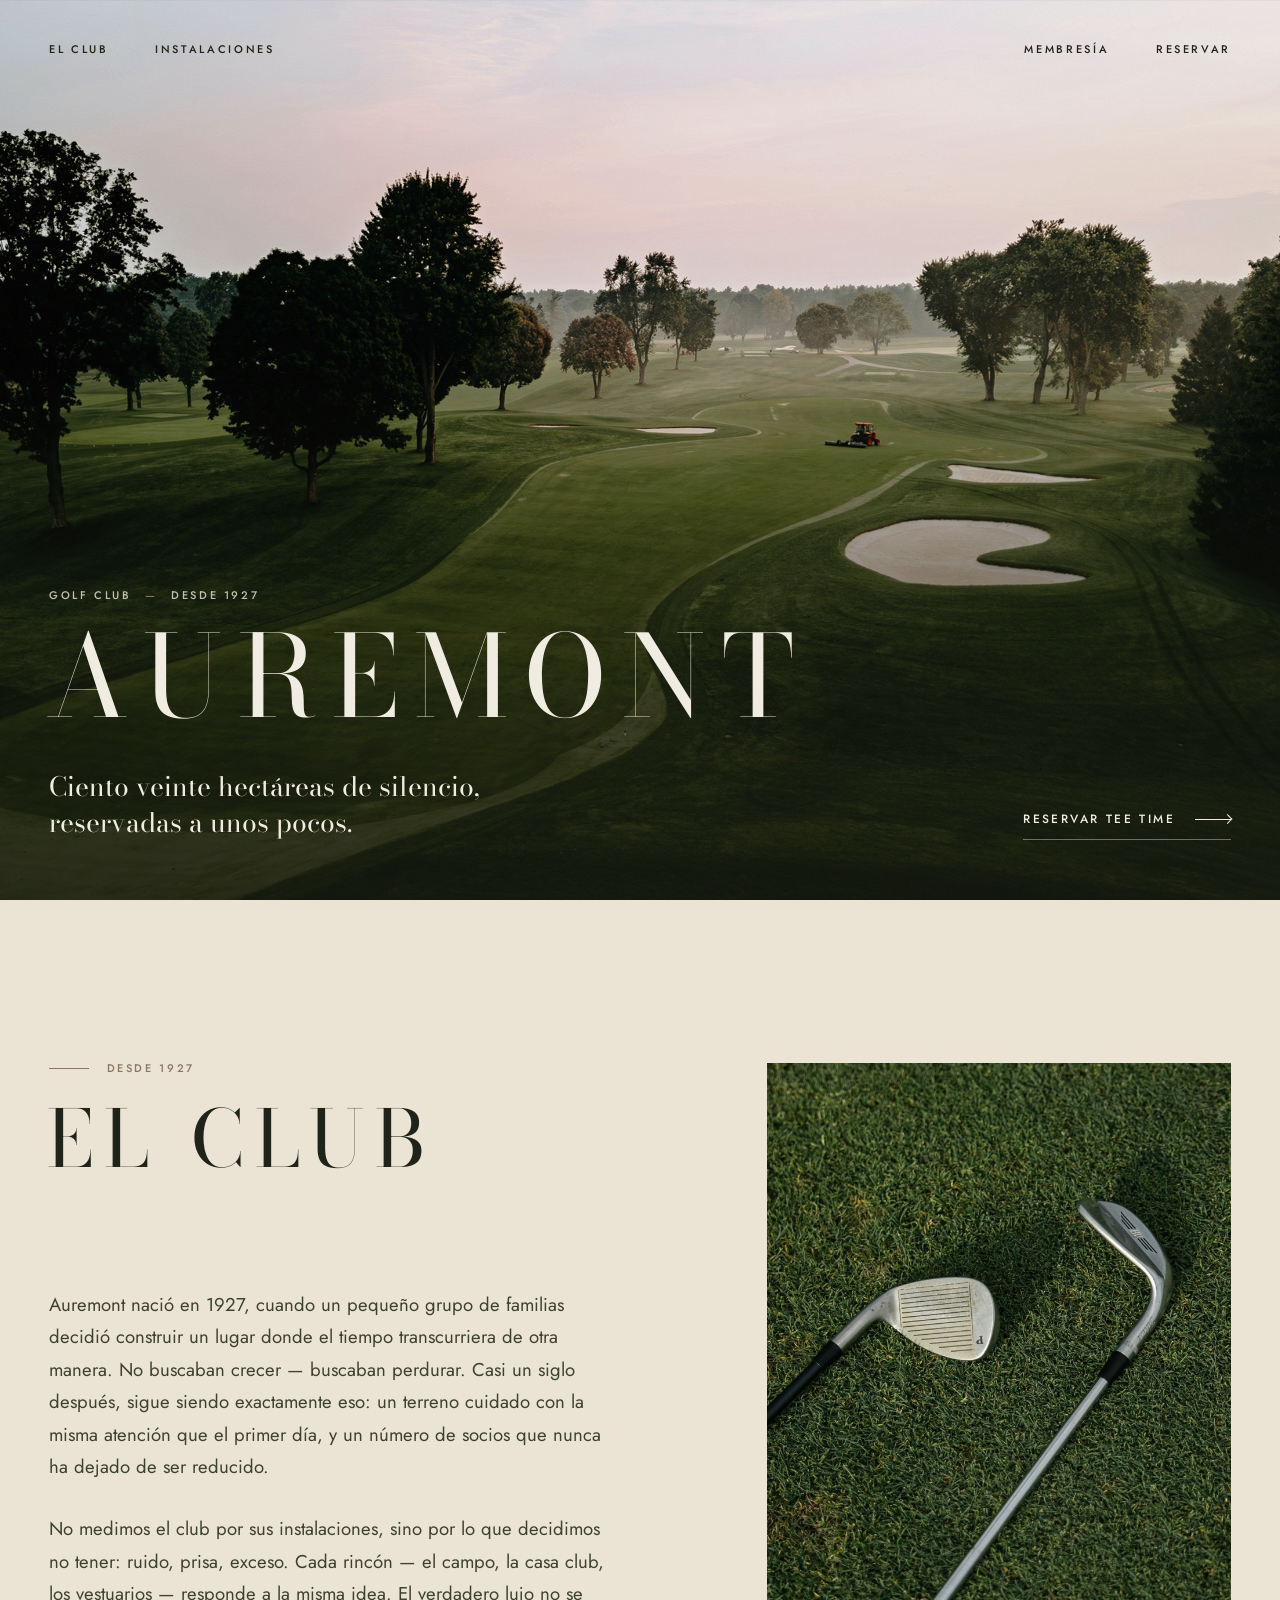
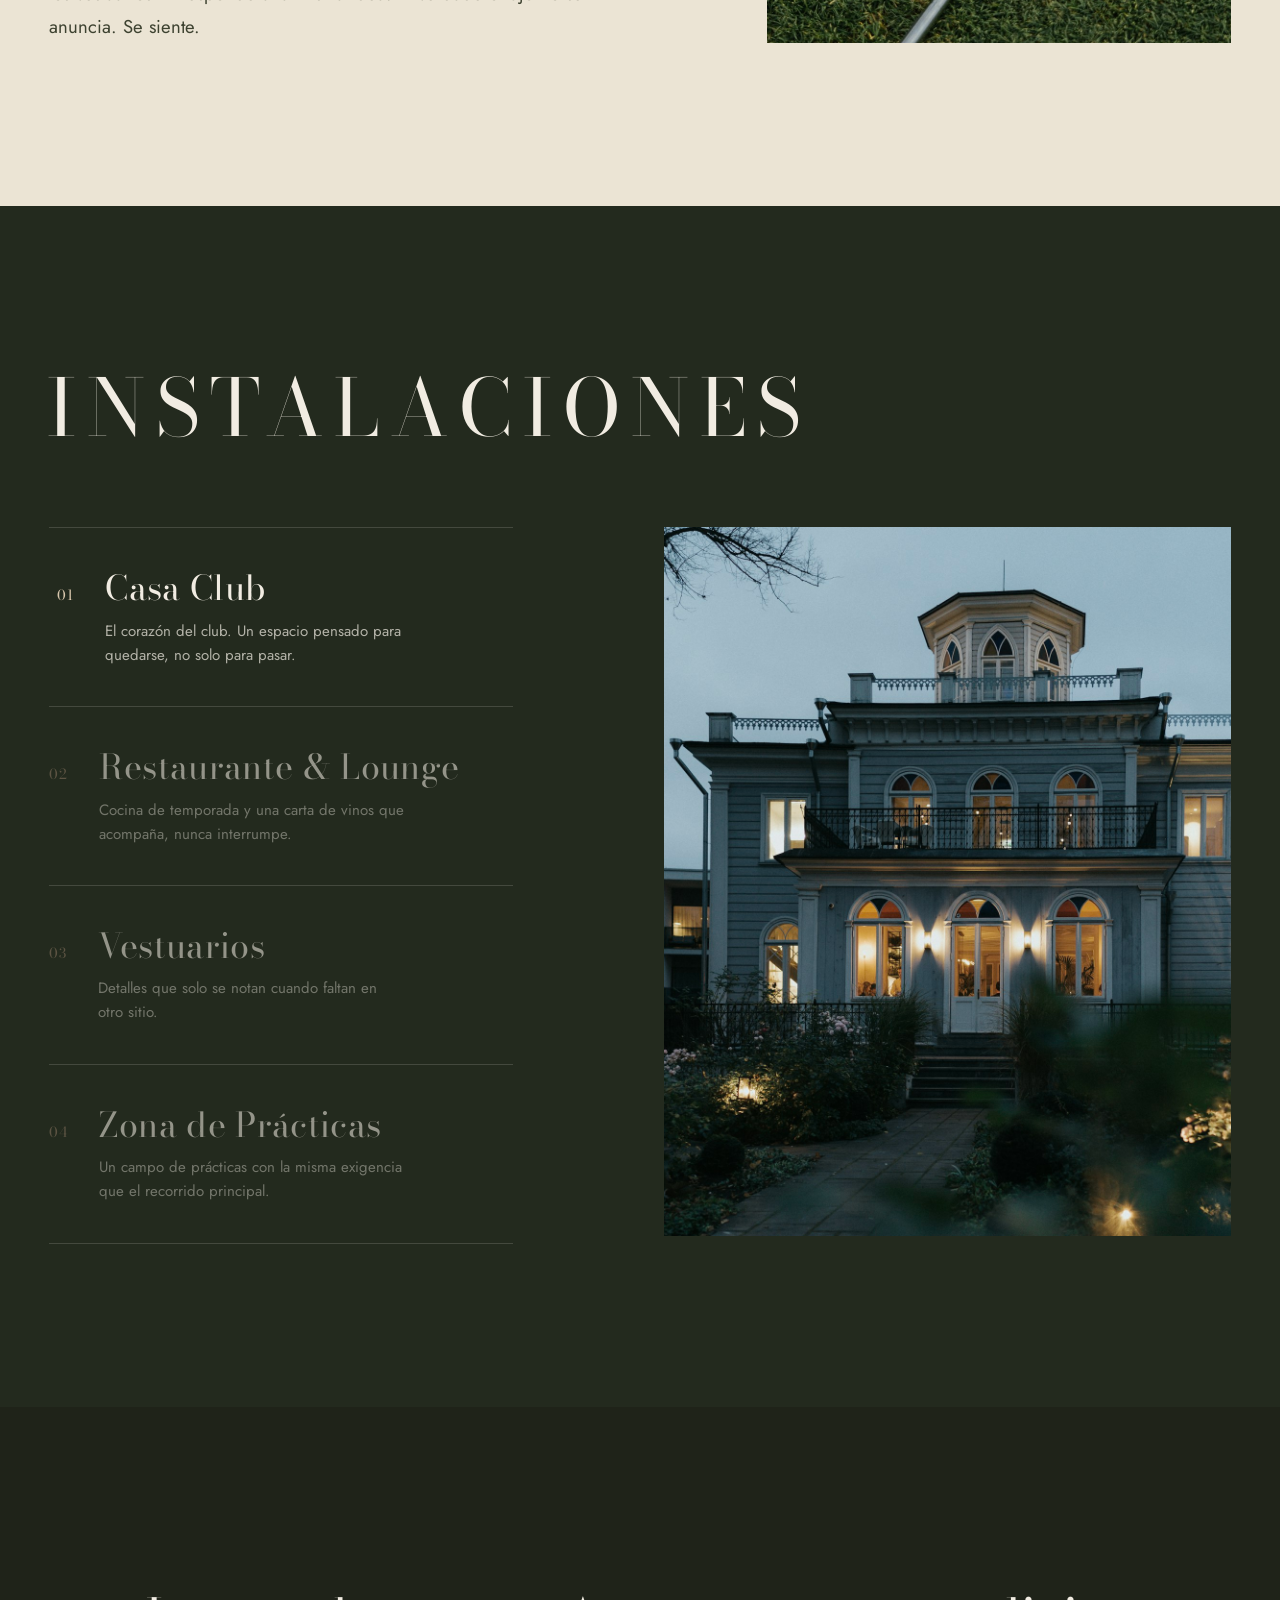
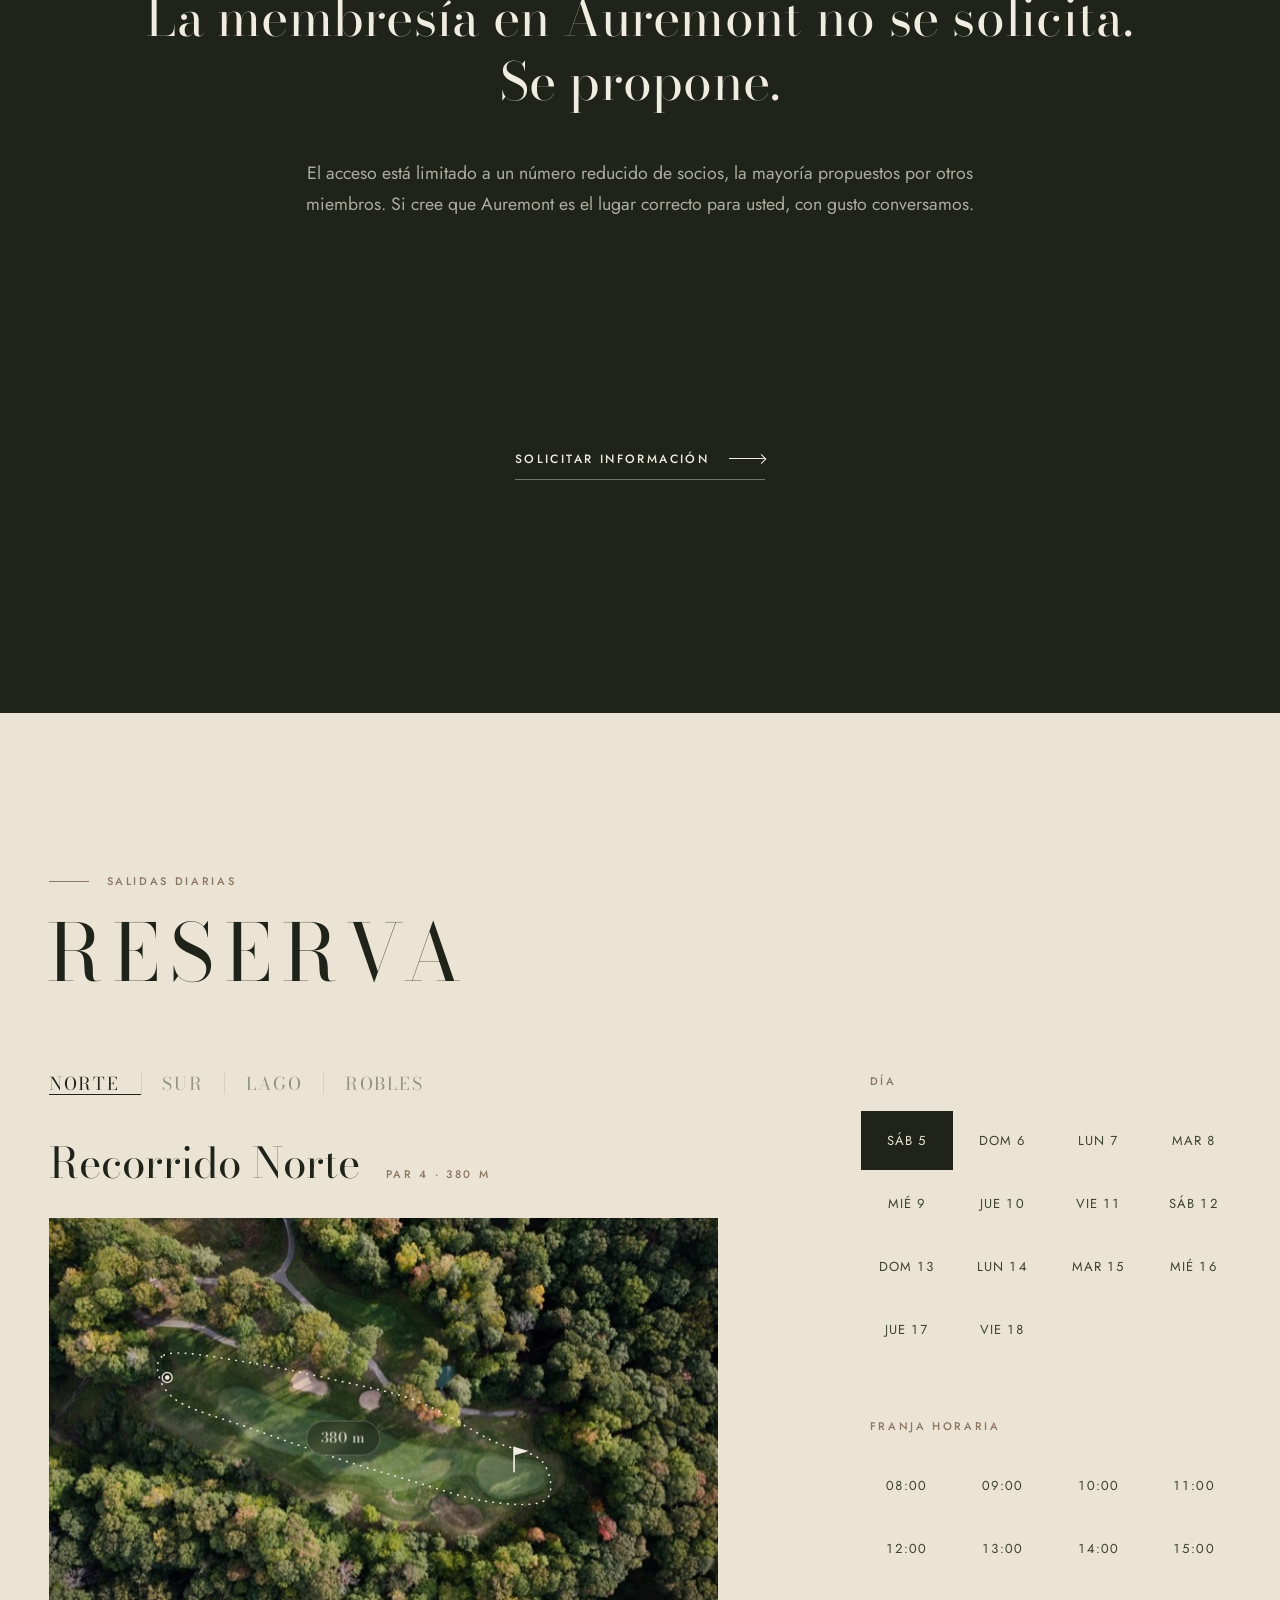
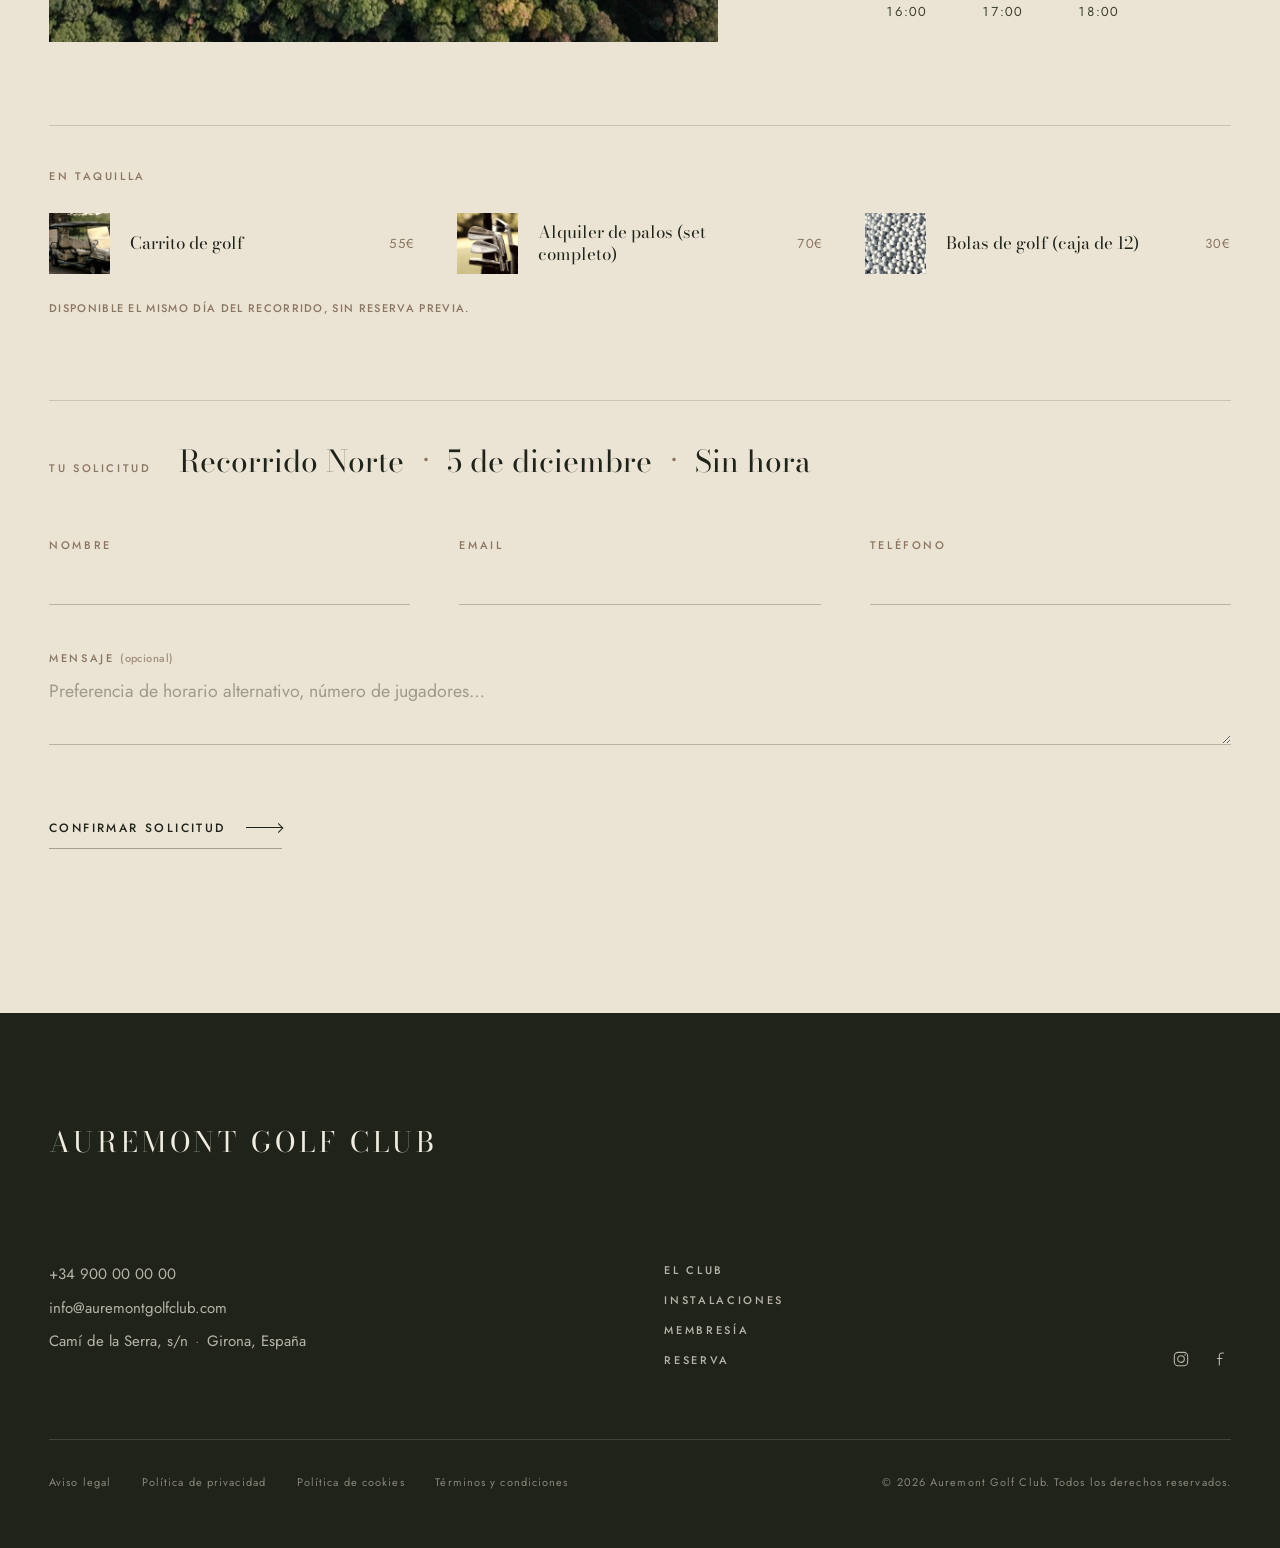
<file: index.html>
<!doctype html>
<html lang="es">
<head>
  <meta charset="utf-8">
  <meta name="viewport" content="width=device-width, initial-scale=1">
  <title>Auremont Golf Club</title>
  <meta name="description" content="Auremont Golf Club. Ciento veinte hectáreas de silencio, reservadas a unos pocos.">
  <meta name="theme-color" content="#1f2319">

  <link rel="preconnect" href="https://fonts.googleapis.com">
  <link rel="preconnect" href="https://fonts.gstatic.com" crossorigin>
  <link href="https://fonts.googleapis.com/css2?family=Bodoni+Moda:opsz,wght@6..96,400..600&family=Jost:wght@400;500&display=swap" rel="stylesheet">
  <link rel="stylesheet" href="styles.css">
  <script>document.documentElement.classList.add('js');</script>
</head>
<body>

  <header class="hero">
    <picture class="hero__media">
      <source
        media="(max-width: 767px)"
        srcset="assets/golf-mobile-crop-900.jpg 900w, assets/golf-mobile-crop.jpg 1589w"
        sizes="100vw">
      <img
        src="assets/golf-desktop.jpg"
        srcset="assets/golf-desktop-1600.jpg 1600w, assets/golf-desktop.jpg 2560w"
        sizes="100vw"
        alt="Calle del recorrido de Auremont al amanecer, entre robles y bunkers de arena clara"
        fetchpriority="high">
    </picture>

    <nav class="nav" aria-label="Principal">
      <ul class="nav__list nav__list--start">
        <li><a class="nav__link" href="#club">El Club</a></li>
        <li><a class="nav__link" href="#instalaciones">Instalaciones</a></li>
      </ul>
      <ul class="nav__list nav__list--end">
        <li><a class="nav__link" href="#membresia">Membresía</a></li>
        <li><a class="nav__link" href="#reserva">Reservar</a></li>
      </ul>

      <button class="nav__link nav__toggle" type="button" aria-expanded="false" aria-controls="menu">Menú</button>
      <a class="nav__link nav__mobile-contact" href="#reserva">Reservar</a>
    </nav>

    <div class="hero__masthead">
      <p class="hero__eyebrow">Golf Club <span aria-hidden="true">—</span> Desde 1927</p>
      <h1 class="hero__title">Auremont</h1>
    </div>

    <div class="hero__footer">
      <p class="hero__tagline">Ciento veinte hectáreas de silencio,<br> reservadas a unos pocos.</p>
      <a class="cta" href="#reserva">
        <span class="cta__label">Reservar tee time</span>
        <span class="cta__arrow" aria-hidden="true"></span>
      </a>
    </div>
  </header>

  <main>
    <section class="club" id="club" aria-labelledby="club-title">
      <div class="club__inner">
        <div class="club__text">
          <header class="club__head reveal">
            <p class="club__eyebrow">Desde 1927</p>
            <h2 class="club__title" id="club-title">El Club</h2>
          </header>

          <div class="club__body">
            <p class="reveal">Auremont nació en 1927, cuando un pequeño grupo de familias decidió construir un lugar donde el tiempo transcurriera de otra manera. No buscaban crecer — buscaban perdurar. Casi un siglo después, sigue siendo exactamente eso: un terreno cuidado con la misma atención que el primer día, y un número de socios que nunca ha dejado de ser reducido.</p>
            <p class="reveal">No medimos el club por sus instalaciones, sino por lo que decidimos no tener: ruido, prisa, exceso. Cada rincón — el campo, la casa club, los vestuarios — responde a la misma idea. El verdadero lujo no se anuncia. Se siente.</p>
          </div>
        </div>

        <!-- Foto: Adrian Hernandez en Unsplash — unsplash.com/photos/wIFGHGhg1nY -->
        <figure class="club__media reveal reveal--media">
          <img
            src="assets/club-hierros.jpg"
            srcset="assets/club-hierros-800.jpg 800w, assets/club-hierros.jpg 1400w"
            sizes="(max-width: 767px) calc(100vw - 2.5rem), (max-width: 1099px) 50vw, 40vw"
            alt="Dos hierros de golf apoyados sobre el césped del campo"
            width="1400" height="2100"
            loading="lazy" decoding="async">
        </figure>
      </div>
    </section>

    <section class="fac" id="instalaciones" aria-labelledby="fac-title">
      <div class="fac__inner">
        <header class="fac__head reveal">
          <h2 class="fac__title" id="fac-title">Instalaciones</h2>
        </header>

        <ul class="fac__list reveal">
          <li>
            <button class="fac__item is-active" type="button" aria-controls="fac-media" aria-pressed="true" data-shot="0">
              <span class="fac__num">01</span>
              <span class="fac__body">
                <span class="fac__name">Casa Club</span>
                <span class="fac__desc">El corazón del club. Un espacio pensado para quedarse, no solo para pasar.</span>
              </span>
            </button>
            <!-- Foto: Stefan Hiienurm en Unsplash — unsplash.com/photos/WcFI5GjzABA -->
            <figure class="fac__shot">
              <img src="assets/inst-casa-700.jpg" srcset="assets/inst-casa-700.jpg 700w, assets/inst-casa.jpg 1200w" sizes="calc(100vw - 2.5rem)" alt="Casa club iluminada al anochecer, con porche y jardín" width="1200" height="1476" loading="lazy" decoding="async">
            </figure>
          </li>

          <li>
            <button class="fac__item" type="button" aria-controls="fac-media" aria-pressed="false" data-shot="1">
              <span class="fac__num">02</span>
              <span class="fac__body">
                <span class="fac__name">Restaurante &amp; Lounge</span>
                <span class="fac__desc">Cocina de temporada y una carta de vinos que acompaña, nunca interrumpe.</span>
              </span>
            </button>
            <!-- Foto: Alessio Dandi en Unsplash — unsplash.com/photos/LusjIyLfZ70 -->
            <figure class="fac__shot">
              <img src="assets/inst-restaurante-700.jpg" srcset="assets/inst-restaurante-700.jpg 700w, assets/inst-restaurante.jpg 1200w" sizes="calc(100vw - 2.5rem)" alt="Comedor en penumbra con mesa larga de madera puesta" width="1200" height="1800" loading="lazy" decoding="async">
            </figure>
          </li>

          <li>
            <button class="fac__item" type="button" aria-controls="fac-media" aria-pressed="false" data-shot="2">
              <span class="fac__num">03</span>
              <span class="fac__body">
                <span class="fac__name">Vestuarios</span>
                <span class="fac__desc">Detalles que solo se notan cuando faltan en otro sitio.</span>
              </span>
            </button>
            <!-- Foto: Tim Bish en Unsplash — unsplash.com/photos/MeRmEeMRXQ0 -->
            <figure class="fac__shot">
              <img src="assets/inst-vestuarios-700.jpg" srcset="assets/inst-vestuarios-700.jpg 700w, assets/inst-vestuarios.jpg 1200w" sizes="calc(100vw - 2.5rem)" alt="Taquillas de madera con tiradores metálicos bajo luz cálida" width="1200" height="1600" loading="lazy" decoding="async">
            </figure>
          </li>

          <li>
            <button class="fac__item" type="button" aria-controls="fac-media" aria-pressed="false" data-shot="3">
              <span class="fac__num">04</span>
              <span class="fac__body">
                <span class="fac__name">Zona de Prácticas</span>
                <span class="fac__desc">Un campo de prácticas con la misma exigencia que el recorrido principal.</span>
              </span>
            </button>
            <!-- Foto: Robert Ruggiero en Unsplash — unsplash.com/photos/kSOTIQifou0 -->
            <figure class="fac__shot">
              <img src="assets/inst-practicas-700.jpg" srcset="assets/inst-practicas-700.jpg 700w, assets/inst-practicas.jpg 1200w" sizes="calc(100vw - 2.5rem)" alt="Bolas de prácticas apiladas sobre el césped a primera hora" width="1200" height="1600" loading="lazy" decoding="async">
            </figure>
          </li>
        </ul>

        <!-- Escritorio: las cuatro fotos apiladas; el hover sobre la lista funde de una a otra.
             En móvil se oculta y cada foto se ve dentro de su propio ítem (.fac__shot). -->
        <div class="fac__media reveal" id="fac-media" aria-hidden="true">
          <img class="is-active" src="assets/inst-casa.jpg" alt="" width="1200" height="1476" loading="lazy" decoding="async">
          <img src="assets/inst-restaurante.jpg" alt="" width="1200" height="1800" loading="lazy" decoding="async">
          <img src="assets/inst-vestuarios.jpg" alt="" width="1200" height="1600" loading="lazy" decoding="async">
          <img src="assets/inst-practicas.jpg" alt="" width="1200" height="1600" loading="lazy" decoding="async">
        </div>
      </div>
    </section>

    <section class="mem" id="membresia" aria-label="Membresía">
      <div class="mem__inner">
        <p class="mem__statement reveal">La membresía en Auremont no se solicita.<br> Se propone.</p>

        <p class="mem__note reveal">El acceso está limitado a un número reducido de socios, la mayoría propuestos por otros miembros. Si cree que Auremont es el lugar correcto para usted, con gusto conversamos.</p>

      </div>

      <ul class="mem__list reveal">
        <li>Acceso ilimitado al campo</li>
        <li>Reciprocidad con clubes internacionales</li>
        <li>Invitados sin restricción</li>
        <li>Eventos privados del club</li>
      </ul>

      <div class="mem__action reveal">
        <button class="cta" type="button" aria-expanded="false" aria-controls="mem-mail">
          <span class="cta__label">Solicitar información</span>
          <span class="cta__arrow" aria-hidden="true"></span>
        </button>

        <p class="mem__mail" id="mem-mail" hidden>
          <span class="mem__mail-address">info@auremontgolfclub.com</span>
          <button class="mem__copy" type="button">Copiar</button>
          <span class="mem__copied" role="status" aria-live="polite"></span>
        </p>
      </div>
    </section>

    <section class="book" id="reserva" aria-labelledby="book-title">
      <div class="book__inner">
        <header class="book__head reveal">
          <p class="book__eyebrow">Salidas diarias</p>
          <h2 class="book__title" id="book-title">Reserva</h2>
        </header>

        <div class="book__plan reveal">
          <div class="courses" role="radiogroup" aria-label="Recorrido">
            <button class="course is-active" type="button" role="radio" aria-checked="true" data-key="norte" data-name="Recorrido Norte" data-meta="Par 4 · 380 m">Norte</button>
            <button class="course" type="button" role="radio" aria-checked="false" data-key="sur" data-name="Recorrido Sur" data-meta="Par 5 · 512 m">Sur</button>
            <button class="course" type="button" role="radio" aria-checked="false" data-key="lago" data-name="El Lago" data-meta="Par 3 · 165 m">Lago</button>
            <button class="course" type="button" role="radio" aria-checked="false" data-key="robles" data-name="Los Robles" data-meta="Par 4 · 402 m">Robles</button>
          </div>

          <div class="plan__head">
            <h3 class="plan__name" data-plan-name>Recorrido Norte</h3>
            <p class="plan__meta" data-plan-meta>Par 4 · 380 m</p>
          </div>

          <div class="plan__stage">
          <figure class="plan is-active" data-plan="norte">
            <img src="assets/hoyo-norte.jpg" srcset="assets/hoyo-norte-700.jpg 700w, assets/hoyo-norte.jpg 1200w" sizes="(max-width: 767px) calc(100vw - 2.5rem), 52vw" alt="Vista aérea del Recorrido Norte" width="1200" height="760" loading="lazy" decoding="async">
            <svg class="trace" viewBox="0 0 1200 760" aria-hidden="true">
              <path class="trace__edge" d="M206,246C228,235 300,250 352,258C404,266 468,280 520,292C572,304 619,312 664,330C709,348 755,380 792,398C829,416 868,418 884,436C900,454 907,494 890,506C873,518 824,514 784,508C744,502 696,485 652,472C608,459 568,448 520,432C472,416 414,396 364,378C314,360 248,344 222,322C196,300 184,257 206,246Z"/>
              <circle class="trace__tee" cx="212" cy="286" r="9"/>
              <circle class="trace__tee-dot" cx="212" cy="286" r="4"/>
              <path class="trace__pole" d="M834,456 V410"/>
              <path class="trace__flag" d="M834,410 L860,418 L834,426 Z"/>
            </svg>
            <figcaption class="plan__tag" style="left:44.0%;top:52.0%">380 m</figcaption>
          </figure>
          <figure class="plan" data-plan="sur" aria-hidden="true">
            <img src="assets/hoyo-sur.jpg" srcset="assets/hoyo-sur-700.jpg 700w, assets/hoyo-sur.jpg 1200w" sizes="(max-width: 767px) calc(100vw - 2.5rem), 52vw" alt="Vista aérea del Recorrido Sur" width="1200" height="760" loading="lazy" decoding="async">
            <svg class="trace" viewBox="0 0 1200 760" aria-hidden="true">
              <path class="trace__edge" d="M452,44C416,57 413,99 388,124C363,149 324,171 300,192C276,213 256,234 242,252C228,270 201,287 216,302C231,317 306,344 332,344C358,344 355,321 372,302C389,283 407,259 432,232C457,205 494,173 522,142C550,111 614,64 602,48C590,32 488,31 452,44Z"/>
              <circle class="trace__tee" cx="540" cy="52" r="9"/>
              <circle class="trace__tee-dot" cx="540" cy="52" r="4"/>
              <path class="trace__pole" d="M268,262 V216"/>
              <path class="trace__flag" d="M268,216 L294,224 L268,232 Z"/>
            </svg>
            <figcaption class="plan__tag" style="left:36.0%;top:30.0%">512 m</figcaption>
          </figure>
          <figure class="plan" data-plan="lago" aria-hidden="true">
            <img src="assets/hoyo-lago.jpg" srcset="assets/hoyo-lago-700.jpg 700w, assets/hoyo-lago.jpg 1200w" sizes="(max-width: 767px) calc(100vw - 2.5rem), 52vw" alt="Vista aérea del El Lago" width="1200" height="760" loading="lazy" decoding="async">
            <svg class="trace" viewBox="0 0 1200 760" aria-hidden="true">
              <path class="trace__edge" d="M548,56C522,82 539,168 542,212C545,256 555,287 568,322C581,357 598,390 618,424C638,458 656,491 686,524C716,557 762,594 798,622C834,650 869,687 904,692C939,697 1011,674 1010,652C1009,630 936,592 900,562C864,532 825,502 792,472C759,442 724,412 704,382C684,352 676,324 674,292C672,260 686,231 690,192C694,153 724,81 700,58C676,35 574,30 548,56Z"/>
              <circle class="trace__tee" cx="604" cy="74" r="9"/>
              <circle class="trace__tee-dot" cx="604" cy="74" r="4"/>
              <path class="trace__pole" d="M936,640 V594"/>
              <path class="trace__flag" d="M936,594 L962,602 L936,610 Z"/>
            </svg>
            <figcaption class="plan__tag" style="left:53.0%;top:58.0%">165 m</figcaption>
          </figure>
          <figure class="plan" data-plan="robles" aria-hidden="true">
            <img src="assets/hoyo-robles.jpg" srcset="assets/hoyo-robles-700.jpg 700w, assets/hoyo-robles.jpg 1200w" sizes="(max-width: 767px) calc(100vw - 2.5rem), 52vw" alt="Vista aérea del Los Robles" width="1200" height="760" loading="lazy" decoding="async">
            <svg class="trace" viewBox="0 0 1200 760" aria-hidden="true">
              <path class="trace__edge" d="M1086,62C1061,69 1036,147 1008,192C980,237 953,292 918,332C883,372 843,404 798,432C753,460 701,483 648,502C595,521 531,545 478,546C425,547 350,503 330,506C310,509 330,543 358,566C386,589 445,636 500,642C555,648 630,620 688,602C746,584 800,560 848,532C896,504 940,470 978,432C1016,394 1048,349 1078,302C1108,255 1157,192 1158,152C1159,112 1111,55 1086,62Z"/>
              <circle class="trace__tee" cx="1104" cy="96" r="9"/>
              <circle class="trace__tee-dot" cx="1104" cy="96" r="4"/>
              <path class="trace__pole" d="M292,478 V432"/>
              <path class="trace__flag" d="M292,432 L318,440 L292,448 Z"/>
            </svg>
            <figcaption class="plan__tag" style="left:62.0%;top:62.0%">402 m</figcaption>
          </figure>
          </div>
        </div>

        <div class="book__panel">
          <div class="field reveal">
            <h3 class="field__label">Día</h3>
            <div class="days" role="radiogroup" aria-label="Día">
              <button class="day is-active" type="button" role="radio" aria-checked="true" data-offset="0"></button>
              <button class="day" type="button" role="radio" aria-checked="false" data-offset="1"></button>
              <button class="day" type="button" role="radio" aria-checked="false" data-offset="2"></button>
              <button class="day" type="button" role="radio" aria-checked="false" data-offset="3"></button>
              <button class="day" type="button" role="radio" aria-checked="false" data-offset="4"></button>
              <button class="day" type="button" role="radio" aria-checked="false" data-offset="5"></button>
              <button class="day" type="button" role="radio" aria-checked="false" data-offset="6"></button>
              <button class="day" type="button" role="radio" aria-checked="false" data-offset="7"></button>
              <button class="day" type="button" role="radio" aria-checked="false" data-offset="8"></button>
              <button class="day" type="button" role="radio" aria-checked="false" data-offset="9"></button>
              <button class="day" type="button" role="radio" aria-checked="false" data-offset="10"></button>
              <button class="day" type="button" role="radio" aria-checked="false" data-offset="11"></button>
              <button class="day" type="button" role="radio" aria-checked="false" data-offset="12"></button>
              <button class="day" type="button" role="radio" aria-checked="false" data-offset="13"></button>
            </div>
          </div>

          <div class="field reveal">
            <h3 class="field__label">Franja horaria</h3>
            <div class="hours" role="radiogroup" aria-label="Franja horaria">
              <button class="hour" type="button" role="radio" aria-checked="false">08:00</button>
              <button class="hour" type="button" role="radio" aria-checked="false">09:00</button>
              <button class="hour" type="button" role="radio" aria-checked="false">10:00</button>
              <button class="hour" type="button" role="radio" aria-checked="false">11:00</button>
              <button class="hour" type="button" role="radio" aria-checked="false">12:00</button>
              <button class="hour" type="button" role="radio" aria-checked="false">13:00</button>
              <button class="hour" type="button" role="radio" aria-checked="false">14:00</button>
              <button class="hour" type="button" role="radio" aria-checked="false">15:00</button>
              <button class="hour" type="button" role="radio" aria-checked="false">16:00</button>
              <button class="hour" type="button" role="radio" aria-checked="false">17:00</button>
              <button class="hour" type="button" role="radio" aria-checked="false">18:00</button>
            </div>
          </div>

        </div>

        <div class="counter reveal">
          <p class="counter__label">En taquilla</p>
          <ul class="counter__list">
            <li class="item">
              <!-- Foto: Frames For Your Heart en Unsplash — unsplash.com/photos/MRelY0fcy6Y -->
              <img class="item__thumb" src="assets/taq-carrito-520.jpg" alt="" width="520" height="520" loading="lazy" decoding="async">
              <span class="item__name">Carrito de golf</span>
              <span class="item__price">55€</span>
            </li>
            <li class="item">
              <!-- Foto: sydney Rae en Unsplash — unsplash.com/photos/_-6iQvIunqA -->
              <img class="item__thumb" src="assets/taq-palos-520.jpg" alt="" width="520" height="520" loading="lazy" decoding="async">
              <span class="item__name">Alquiler de palos (set completo)</span>
              <span class="item__price">70€</span>
            </li>
            <li class="item">
              <!-- Foto: Robert Ruggiero en Unsplash — unsplash.com/photos/MmneOPpwifg -->
              <img class="item__thumb" src="assets/taq-bolas-520.jpg" alt="" width="520" height="520" loading="lazy" decoding="async">
              <span class="item__name">Bolas de golf (caja de 12)</span>
              <span class="item__price">30€</span>
            </li>
          </ul>
          <p class="counter__note">Disponible el mismo día del recorrido, sin reserva previa.</p>
        </div>

        <form class="request reveal" id="contacto" novalidate>
          <p class="request__summary" aria-live="polite">
            <span class="request__label">Tu solicitud</span>
            <span class="request__value">
              <span data-summary="course">Recorrido Norte</span>
              <span class="request__sep" aria-hidden="true">·</span>
              <span data-summary="day">—</span>
              <span class="request__sep" aria-hidden="true">·</span>
              <span data-summary="hour">Sin hora</span>
            </span>
          </p>

          <div class="request__fields">
            <p class="field-input">
              <label for="nombre">Nombre</label>
              <input id="nombre" name="nombre" type="text" autocomplete="name" required>
            </p>
            <p class="field-input">
              <label for="email">Email</label>
              <input id="email" name="email" type="email" autocomplete="email" required>
            </p>
            <p class="field-input">
              <label for="telefono">Teléfono</label>
              <input id="telefono" name="telefono" type="tel" autocomplete="tel">
            </p>
            <p class="field-input field-input--wide">
              <label for="mensaje">Mensaje <span class="field-input__hint">(opcional)</span></label>
              <textarea id="mensaje" name="mensaje" rows="2" placeholder="Preferencia de horario alternativo, número de jugadores…"></textarea>
            </p>
          </div>

          <div class="request__foot">
            <button class="cta cta--ink" type="submit">
              <span class="cta__label">Confirmar solicitud</span>
              <span class="cta__arrow" aria-hidden="true"></span>
            </button>
            <p class="request__done" role="status" hidden>Solicitud enviada. Le escribiremos para confirmar la salida.</p>
            <p class="request__error" role="alert" hidden></p>
          </div>
        </form>
      </div>
    </section>
  </main>

  <footer class="foot">
    <div class="foot__inner">
      <p class="foot__name">Auremont Golf Club</p>

      <div class="foot__brand">
        <address class="foot__contact">
          <a href="tel:+34900000000">+34 900 00 00 00</a>
          <a href="mailto:info@auremontgolfclub.com">info@auremontgolfclub.com</a>
          <span>Camí de la Serra, s/n <span aria-hidden="true">·</span> Girona, España</span>
        </address>
      </div>

      <nav class="foot__nav" aria-label="Secciones">
        <a href="#club">El Club</a>
        <a href="#instalaciones">Instalaciones</a>
        <a href="#membresia">Membresía</a>
        <a href="#reserva">Reserva</a>
      </nav>

      <div class="foot__social">
        <a href="#" aria-label="Instagram">
          <svg viewBox="0 0 24 24" aria-hidden="true">
            <rect x="4" y="4" width="16" height="16" rx="4.5"/>
            <circle cx="12" cy="12" r="4"/>
            <circle class="dot" cx="16.9" cy="7.1" r="0.9"/>
          </svg>
        </a>
        <a href="#" aria-label="Facebook">
          <svg viewBox="0 0 24 24" aria-hidden="true">
            <path d="M15 4.8h-2.1A2.9 2.9 0 0 0 10 7.7V19.2"/>
            <path d="M7.6 11.3h5.6"/>
          </svg>
        </a>
      </div>

      <div class="foot__legal">
        <nav class="foot__legal-links" aria-label="Legal">
          <a href="#">Aviso legal</a>
          <a href="#">Política de privacidad</a>
          <a href="#">Política de cookies</a>
          <a href="#">Términos y condiciones</a>
        </nav>
        <p class="foot__copy">© 2026 Auremont Golf Club. Todos los derechos reservados.</p>
      </div>
    </div>
  </footer>

  <div class="menu" id="menu" aria-hidden="true">
    <div class="menu__top">
      <button class="nav__link menu__close" type="button">Cerrar</button>
    </div>
    <ul class="menu__list">
      <li><a href="#club">El Club</a></li>
      <li><a href="#instalaciones">Instalaciones</a></li>
      <li><a href="#membresia">Membresía</a></li>
      <li><a href="#reserva">Reservar</a></li>
    </ul>
    <p class="menu__foot">Auremont Golf Club — Desde 1927</p>
  </div>

  <script src="script.js"></script>
</body>
</html>
</file>
<file: styles.css>
/* ==========================================================================
   Auremont Golf Club
   ========================================================================== */

:root {
  /* Paleta — derivada de la fotografía: sombra de roble, hueso, arena, corteza */
  --ink:   #1f2319;   /* oliva casi negro: texto sobre el cielo */
  --olive: #3d4230;   /* oliva oscuro */
  --bone:  #f1ece2;   /* crema / hueso */
  --bark:  #8b7662;   /* marrón desaturado: acento */
  --cream: #ebe4d4;   /* hueso cálido: fondo de secciones claras */
  --forest:#232a1e;   /* oliva profundo: fondo de secciones oscuras */
  --sand:  #d8c7ad;   /* arena clara: acento sobre fondo oscuro */

  --serif: "Bodoni Moda", "Didot", "Bodoni 72", Georgia, serif;
  --sans:  "Jost", "Futura", "Helvetica Neue", Arial, sans-serif;

  /* Escala tipográfica */
  --fs-micro:   0.6875rem;                                  /* 11px — nav, eyebrow */
  --fs-small:   0.75rem;                                    /* 12px — CTA */
  --fs-tagline: clamp(1.125rem, 0.9rem + 0.95vw, 1.75rem);
  --fs-title:   clamp(3rem, 0.5rem + 8.2vw, 9rem);

  --track-wide:  0.24em;
  --track-title: 0.14em;

  /* Espaciado */
  --gutter:      clamp(1.25rem, 0.5rem + 3.2vw, 3.5rem);
  /* Margen lateral de página: el gutter, o más si la pantalla supera el ancho máximo.
     Hero y secciones lo comparten para que todo alinee al mismo borde. */
  --page-x:      max(var(--gutter), calc((100vw - 96rem) / 2));
  --edge-top:    clamp(1.5rem, 1rem + 1.6vw, 2.5rem);
  --edge-bottom: clamp(2.25rem, 1rem + 3.4vw, 4rem);

  --ease: cubic-bezier(0.22, 0.61, 0.36, 1);
}

*,
*::before,
*::after { box-sizing: border-box; }

html { -webkit-text-size-adjust: 100%; scroll-behavior: smooth; }

body {
  margin: 0;
  background: var(--ink);
  color: var(--bone);
  font-family: var(--sans);
  font-size: 1rem;
  line-height: 1.5;
  -webkit-font-smoothing: antialiased;
  -moz-osx-font-smoothing: grayscale;
  text-rendering: optimizeLegibility;
}

body.is-locked { overflow: hidden; }

a { color: inherit; text-decoration: none; }
ul { list-style: none; margin: 0; padding: 0; }
button { font: inherit; color: inherit; background: none; border: 0; padding: 0; cursor: pointer; }

:focus-visible { outline: 1px solid currentColor; outline-offset: 6px; }

/* ==========================================================================
   Hero
   ========================================================================== */

.hero {
  position: relative;
  min-height: 100vh;
  min-height: 100svh;
  display: flex;
  flex-direction: column;
  padding: var(--edge-top) var(--page-x) var(--edge-bottom);
  overflow: hidden;
  isolation: isolate;
}

/* --- Fotografía -------------------------------------------------------- */

.hero__media,
.hero__media img {
  position: absolute;
  inset: 0;
  width: 100%;
  height: 100%;
}

.hero__media { z-index: -2; }

.hero__media img {
  object-fit: cover;
  object-position: 50% 0%;
  /* Un punto menos de saturación para acercar el verde a la paleta oliva */
  filter: saturate(0.86) contrast(1.02);
  transform: scale(1.045);
  animation: settle 2.8s var(--ease) forwards;
}

/* Overlay: velo cálido muy leve + oscurecido solo en la base, donde va el texto claro.
   El cielo queda limpio: ahí el nav va en tinta oscura. */
.hero::after {
  content: "";
  position: absolute;
  inset: 0;
  z-index: -1;
  pointer-events: none;
  background:
    linear-gradient(to top,
      rgba(22, 25, 17, 0.78) 0%,
      rgba(22, 25, 17, 0.46) 32%,
      rgba(22, 25, 17, 0) 60%),
    rgba(52, 44, 30, 0.08);
}

/* --- Navegación -------------------------------------------------------- */

.nav {
  display: flex;
  justify-content: space-between;
  align-items: center;
  color: var(--ink);
}

.nav__list {
  display: flex;
  gap: clamp(2rem, 1rem + 2.4vw, 3.5rem);
}

.nav__link {
  position: relative;
  display: inline-block;
  padding-block: 0.5rem;
  font-family: var(--sans);
  font-size: var(--fs-micro);
  font-weight: 500;
  letter-spacing: var(--track-wide);
  text-transform: uppercase;
  line-height: 1;
}

.nav__link::after {
  content: "";
  position: absolute;
  left: 0;
  right: var(--track-wide); /* compensa el tracking tras la última letra */
  bottom: 0.1rem;
  height: 1px;
  background: currentColor;
  transform: scaleX(0);
  transform-origin: right;
  transition: transform 0.6s var(--ease);
}

.nav__link:hover::after,
.nav__link:focus-visible::after {
  transform: scaleX(1);
  transform-origin: left;
}

.nav__toggle,
.nav__mobile-contact { display: none; }

/* --- Nombre del club --------------------------------------------------- */

.hero__masthead {
  margin-top: auto;
  margin-bottom: clamp(1.75rem, 1rem + 2vw, 3rem);
}

.hero__eyebrow {
  margin: 0 0 clamp(1rem, 0.6rem + 1vw, 1.75rem);
  font-size: var(--fs-micro);
  font-weight: 500;
  letter-spacing: var(--track-wide);
  text-transform: uppercase;
  color: rgba(241, 236, 226, 0.78);
}

.hero__eyebrow span { margin-inline: 0.7em; color: var(--bark); }

.hero__title {
  margin: 0 0 0 -0.035em; /* alinea ópticamente el ápice de la A con el margen */
  font-family: var(--serif);
  font-weight: 400;
  font-size: var(--fs-title);
  font-variation-settings: "opsz" 40; /* trazos finos más firmes sobre la foto */
  letter-spacing: var(--track-title);
  text-transform: uppercase;
  line-height: 0.9;
}

/* --- Pie: tagline + CTA ------------------------------------------------ */

.hero__footer {
  display: flex;
  justify-content: space-between;
  align-items: flex-end;
  gap: 2rem;
}

.hero__tagline {
  margin: 0;
  font-family: var(--serif);
  font-weight: 400;
  font-size: var(--fs-tagline);
  font-variation-settings: "opsz" 24;
  line-height: 1.35;
  color: var(--bone);
}

.cta {
  display: inline-flex;
  align-items: center;
  gap: 1.25rem;
  padding-block: 0.9rem;
  font-size: var(--fs-small);
  font-weight: 500;
  letter-spacing: 0.2em;
  text-transform: uppercase;
  line-height: 1;
  white-space: nowrap;
  border-bottom: 1px solid rgba(241, 236, 226, 0.4);
  transition: border-color 0.6s var(--ease);
}

.cta__arrow {
  position: relative;
  display: block;
  width: 2.25rem;
  height: 1px;
  background: currentColor;
  transition: width 0.6s var(--ease);
}

.cta__arrow::after {
  content: "";
  position: absolute;
  right: 0;
  top: 50%;
  width: 7px;
  height: 7px;
  border-top: 1px solid currentColor;
  border-right: 1px solid currentColor;
  transform: translateY(-50%) rotate(45deg);
}

.cta:hover,
.cta:focus-visible { border-color: var(--bone); }

.cta:hover .cta__arrow,
.cta:focus-visible .cta__arrow { width: 3.25rem; }

/* ==========================================================================
   El Club
   ========================================================================== */

.club {
  background: var(--cream);
  color: var(--ink);
  padding: clamp(6rem, 3rem + 9vw, 11rem) var(--page-x);
}

.club__inner {
  display: grid;
  grid-template-columns: repeat(12, minmax(0, 1fr));
  column-gap: var(--gutter);
  align-items: stretch;
}

/* Rejilla asimétrica ~58/42: texto en 7 columnas, imagen vertical en 5.
   Texto: eyebrow + título arriba, párrafos abajo; se estira a la altura de la fila
   para que ambos extremos cuadren con los bordes de la imagen. */
.club__text {
  grid-column: 1 / span 7;
  display: flex;
  flex-direction: column;
  justify-content: space-between;
  gap: clamp(4rem, 1.5rem + 5.5vw, 8rem); /* aire mínimo entre título y primer párrafo */
}

.club__eyebrow {
  display: flex;
  align-items: center;
  gap: 1.1rem;
  margin: 0 0 clamp(1.25rem, 0.9rem + 1vw, 2rem);
  font-size: var(--fs-micro);
  font-weight: 500;
  letter-spacing: var(--track-wide);
  text-transform: uppercase;
  line-height: 1;
  color: var(--bark);
  /* recorta el interlineado sobre las mayúsculas: el texto toca el borde superior real */
  text-box: trim-start cap alphabetic;
}

.club__eyebrow::before {
  content: "";
  width: 2.5rem;
  height: 1px;
  background: currentColor;
}

.club__title {
  margin: 0 0 0 -0.03em;
  font-family: var(--serif);
  font-weight: 400;
  font-size: clamp(2.75rem, 1.4rem + 4.4vw, 5.5rem);
  font-variation-settings: "opsz" 40;
  letter-spacing: var(--track-title);
  text-transform: uppercase;
  line-height: 0.95;
}

.club__body {
  max-width: 35rem; /* la columna es más ancha: líneas algo más largas, aún cómodas */
  font-family: var(--sans);
  font-size: clamp(1.0625rem, 1rem + 0.2vw, 1.1875rem);
  font-weight: 400;
  line-height: 1.75;
  color: var(--olive);
}

.club__body p { margin: 0; }
.club__body p + p { margin-top: 1.6em; }
/* recorta el interlineado bajo la última línea: la línea base cae en el borde inferior */
.club__body p:last-child { text-box: trim-end cap alphabetic; }

/* Imagen vertical 4:5 en 5 columnas */
.club__media {
  grid-column: 8 / span 5;
  position: relative;
  margin: 0;
  overflow: hidden;
  background: #d9d0bd;
}

/* Reserva la proporción 4:5 como altura mínima; si el texto pidiera más, la foto
   se estira con él y ambos bloques siguen cuadrando arriba y abajo */
.club__media::before {
  content: "";
  display: block;
  padding-top: 125%;
}

/* La imagen va en absoluto para no aportar altura propia */
.club__media img {
  position: absolute;
  inset: 0;
  display: block;
  width: 100%;
  height: 100%;
  object-fit: cover;
  object-position: 50% 40%;
  filter: saturate(0.82);
}

/* Tablet: mitades, para que los párrafos no queden estrechos */
@media (min-width: 768px) and (max-width: 1099px) {
  .club__text  { grid-column: 1 / span 6; }
  .club__media { grid-column: 7 / span 6; }
}

/* ==========================================================================
   Instalaciones
   ========================================================================== */

.fac {
  background: var(--forest);
  color: var(--bone);
  padding: clamp(6rem, 3rem + 9vw, 11rem) var(--page-x);
}

.fac__inner {
  display: grid;
  grid-template-columns: repeat(12, minmax(0, 1fr));
  column-gap: var(--gutter);
}

.fac__head { grid-column: 1 / -1; margin-bottom: clamp(3.5rem, 2rem + 4vw, 6rem); }

.fac__title {
  margin: 0 0 0 -0.03em;
  font-family: var(--serif);
  font-weight: 400;
  font-size: clamp(2.75rem, 1.4rem + 4.4vw, 5.5rem);
  font-variation-settings: "opsz" 40;
  letter-spacing: var(--track-title);
  text-transform: uppercase;
  line-height: 0.95;
}

/* --- Lista ------------------------------------------------------------- */

.fac__list {
  grid-column: 1 / span 5;
  align-self: start;
  border-top: 1px solid rgba(241, 236, 226, 0.16);
}

.fac__list li { border-bottom: 1px solid rgba(241, 236, 226, 0.16); }

.fac__item {
  display: flex;
  align-items: baseline;
  gap: clamp(1.25rem, 0.8rem + 1.4vw, 2.25rem);
  width: 100%;
  padding: clamp(1.75rem, 1.2rem + 1.6vw, 2.5rem) 0;
  text-align: left;
  color: inherit;
  /* los inactivos se atenúan; el activo recupera el color pleno */
  opacity: 0.55;
  transition: opacity 0.6s var(--ease), transform 0.6s var(--ease);
}

.fac__item.is-active,
.fac__item:hover { opacity: 1; transform: translateX(clamp(0.25rem, 0.6vw, 0.75rem)); }

.fac__num {
  flex: none;
  font-family: var(--serif);
  font-size: 0.875rem;
  font-variation-settings: "opsz" 14;
  letter-spacing: 0.1em;
  color: var(--bark);
  transition: color 0.6s var(--ease);
}

.fac__item.is-active .fac__num { color: var(--sand); }

.fac__body { display: block; }

.fac__name {
  display: block;
  font-family: var(--serif);
  font-weight: 400;
  font-size: clamp(1.5rem, 1.1rem + 1.3vw, 2.25rem);
  font-variation-settings: "opsz" 32;
  line-height: 1.15;
  letter-spacing: 0.01em;
}

.fac__desc {
  display: block;
  margin-top: 0.7rem;
  max-width: 34ch;
  font-family: var(--sans);
  font-size: clamp(0.875rem, 0.82rem + 0.2vw, 0.9375rem);
  line-height: 1.6;
  color: rgba(241, 236, 226, 0.7);
}

/* --- Imagen grande (escritorio) ---------------------------------------- */

.fac__media {
  grid-column: 7 / -1;
  position: relative;
  aspect-ratio: 4 / 5;
  overflow: hidden;
  background: #1a1e15;
}

.fac__media img {
  position: absolute;
  inset: 0;
  width: 100%;
  height: 100%;
  object-fit: cover;
  filter: saturate(0.85);
  opacity: 0;
  transform: scale(1.04);
  transition: opacity 0.9s var(--ease), transform 1.6s var(--ease);
}

.fac__media img.is-active { opacity: 1; transform: scale(1); }


/* Las fotos dentro de cada ítem son solo para móvil */
.fac__shot { display: none; }

@media (min-width: 768px) and (max-width: 1099px) {
  .fac__list  { grid-column: 1 / span 6; }
  .fac__media { grid-column: 7 / span 6; }
}

/* ==========================================================================
   Membresía
   ========================================================================== */

.mem {
  background: var(--ink);
  color: var(--bone);
  padding: clamp(7rem, 4rem + 9vw, 13rem) var(--page-x);
  text-align: center;
}

.mem__inner {
  max-width: 62rem;
  margin-inline: auto;
}

.mem__statement {
  margin: 0;
  font-family: var(--serif);
  font-weight: 400;
  font-size: clamp(1.875rem, 1rem + 2.8vw, 3.5rem);
  font-variation-settings: "opsz" 40;
  line-height: 1.22;
  letter-spacing: 0.005em;
  text-wrap: balance;
}

.mem__note {
  margin: clamp(2rem, 1.2rem + 2vw, 3rem) auto 0;
  max-width: 46rem;
  font-family: var(--sans);
  font-size: clamp(1rem, 0.95rem + 0.2vw, 1.125rem);
  line-height: 1.75;
  color: rgba(241, 236, 226, 0.68);
}

/* Inclusiones: fila de texto plano con finas líneas verticales entre ítems */
.mem__list {
  /* fuera del bloque de texto: la fila necesita más ancho que los párrafos */
  max-width: 72rem;
  margin-inline: auto;
  display: flex;
  justify-content: center;
  align-items: stretch;
  flex-wrap: wrap;
  margin-top: clamp(4rem, 2rem + 6vw, 7rem);
  font-family: var(--sans);
  font-size: var(--fs-micro);
  font-weight: 500;
  letter-spacing: 0.14em;
  text-transform: uppercase;
  line-height: 1.5;
  color: rgba(241, 236, 226, 0.72);
}

.mem__list li {
  /* los cuatro reparten el ancho por igual: la fila nunca se parte en dos */
  flex: 1 1 0;
  min-width: 0;
  display: flex;
  align-items: center;      /* el texto se centra entre las líneas divisorias */
  justify-content: center;
  padding-inline: clamp(1rem, 0.4rem + 1.6vw, 2.25rem);
}

.mem__list li + li { border-left: 1px solid rgba(241, 236, 226, 0.2); }

.mem__action { margin-top: clamp(3.5rem, 2rem + 3.5vw, 5.5rem); }

/* Dirección de contacto: aparece bajo el CTA al pulsarlo */
.mem__mail {
  display: flex;
  justify-content: center;
  align-items: baseline;
  flex-wrap: wrap;
  gap: 0.5rem 1.25rem;
  margin: clamp(1.5rem, 1rem + 1.2vw, 2.25rem) 0 0;
  font-family: var(--sans);
  font-size: clamp(0.875rem, 0.85rem + 0.2vw, 0.9375rem);
  color: rgba(241, 236, 226, 0.78);
  opacity: 0;
  transform: translateY(6px);
  transition: opacity 0.6s var(--ease), transform 0.6s var(--ease);
}

.mem__mail.is-visible { opacity: 1; transform: none; }

.mem__mail-address { letter-spacing: 0.02em; }

.mem__copy,
.mem__copied {
  font-family: var(--sans);
  font-size: var(--fs-micro);
  font-weight: 500;
  letter-spacing: var(--track-wide);
  text-transform: uppercase;
}

.mem__copy {
  color: var(--bark);
  border-bottom: 1px solid transparent;
  transition: color 0.4s var(--ease), border-color 0.4s var(--ease);
}

.mem__copy:hover,
.mem__copy:focus-visible { color: var(--bone); border-bottom-color: rgba(241, 236, 226, 0.5); }

.mem__copied { color: rgba(241, 236, 226, 0.55); }

/* ==========================================================================
   Reserva
   ========================================================================== */

.book {
  background: var(--cream);
  color: var(--ink);
  padding: clamp(6rem, 3rem + 9vw, 11rem) var(--page-x);
  /* el selector de pistas se desborda a propósito para poder deslizarse
     de borde a borde en móvil: se recorta aquí, nunca en la página */
  overflow-x: clip;
}

.book__inner {
  display: grid;
  grid-template-columns: repeat(12, minmax(0, 1fr));
  column-gap: var(--gutter);
  align-items: start;
}

/* el panel arranca a la altura del selector de pistas, en la misma línea */
.book__plan,
.book__panel { grid-row: 2; }

.book__head { grid-column: 1 / -1; margin-bottom: clamp(3.5rem, 2rem + 4vw, 6rem); }

.book__eyebrow {
  display: flex;
  align-items: center;
  gap: 1.1rem;
  margin: 0 0 clamp(1.25rem, 0.9rem + 1vw, 2rem);
  font-size: var(--fs-micro);
  font-weight: 500;
  letter-spacing: var(--track-wide);
  text-transform: uppercase;
  line-height: 1;
  color: var(--bark);
  text-box: trim-start cap alphabetic;
}

.book__eyebrow::before {
  content: "";
  width: 2.5rem;
  height: 1px;
  background: currentColor;
}

.book__title {
  margin: 0 0 0 -0.03em;
  font-family: var(--serif);
  font-weight: 400;
  font-size: clamp(2.75rem, 1.4rem + 4.4vw, 5.5rem);
  font-variation-settings: "opsz" 40;
  letter-spacing: var(--track-title);
  text-transform: uppercase;
  line-height: 0.95;
}

/* --- Plano ilustrado --------------------------------------------------- */

.book__plan { grid-column: 1 / span 7; min-width: 0; }

/* Selector de recorrido: nombres en línea, separados por una línea fina */
.courses {
  display: flex;
  align-items: baseline;
}

.course {
  padding: 0 clamp(0.9rem, 0.5rem + 1vw, 1.5rem);
  font-family: var(--serif);
  font-size: clamp(0.9375rem, 0.9rem + 0.25vw, 1.125rem);
  font-variation-settings: "opsz" 18;
  letter-spacing: 0.1em;
  text-transform: uppercase;
  line-height: 1.2;
  color: var(--olive);
  opacity: 0.5;
  border-bottom: 1px solid transparent;
  transition: opacity 0.5s var(--ease), color 0.5s var(--ease), border-color 0.5s var(--ease);
}

.course:first-child { padding-left: 0; }

.course + .course { border-left: 1px solid rgba(31, 35, 25, 0.22); }

.course:hover { opacity: 0.8; }

.course.is-active {
  opacity: 1;
  color: var(--ink);
  border-bottom-color: var(--ink);
}

.plan__head {
  display: flex;
  align-items: baseline;
  flex-wrap: wrap;
  gap: 0.6rem clamp(1rem, 0.5rem + 1.4vw, 1.75rem);
  margin-top: clamp(2rem, 1.4rem + 1.8vw, 3rem);
}

.plan__name {
  margin: 0;
  font-family: var(--serif);
  font-weight: 400;
  font-size: clamp(1.75rem, 1.2rem + 1.8vw, 2.75rem);
  font-variation-settings: "opsz" 32;
  line-height: 1.1;
}

.plan__meta {
  margin: 0;
  font-family: var(--sans);
  font-size: var(--fs-micro);
  font-weight: 500;
  letter-spacing: var(--track-wide);
  text-transform: uppercase;
  color: var(--bark);
}

/* Las cuatro vistas se superponen; solo se ve la activa */
.plan__stage {
  position: relative;
  margin-top: clamp(1.25rem, 1rem + 1.2vw, 2rem);
  aspect-ratio: 1200 / 760;
}

.plan {
  position: absolute;
  inset: 0;
  margin: 0;
  overflow: hidden;
  background: var(--forest);
  opacity: 0;
  transition: opacity 0.7s var(--ease);
}

.plan.is-active { opacity: 1; }

/* La foto va con su color propio: el verde oscuro ya encaja con la paleta */
.plan img {
  display: block;
  width: 100%;
  height: 100%;
  object-fit: cover;
}

/* Solo un oscurecido de esquinas, para que el trazado y la etiqueta contrasten */
.plan::after {
  content: "";
  position: absolute;
  inset: 0;
  pointer-events: none;
  background: radial-gradient(120% 90% at 50% 45%, rgba(20, 24, 16, 0) 45%, rgba(20, 24, 16, 0.42) 100%);
}

/* Trazado dibujado sobre la foto */
.trace {
  position: absolute;
  inset: 0;
  width: 100%;
  height: 100%;
}

.trace__edge {
  fill: none;
  stroke: rgba(241, 236, 226, 0.92);
  stroke-width: 3;
  stroke-dasharray: 1 12;
  stroke-linecap: round;
}

.trace__tee { fill: none; stroke: rgba(241, 236, 226, 0.9); stroke-width: 2.5; }
.trace__tee-dot { fill: var(--bone); }
.trace__pole { fill: none; stroke: var(--bone); stroke-width: 3; }
.trace__flag { fill: var(--bone); }

/* Etiqueta flotante de distancia */
.plan__tag {
  position: absolute;
  transform: translate(-50%, -50%);
  z-index: 2;
  padding: 0.35rem 0.85rem;
  border: 1px solid rgba(241, 236, 226, 0.25);
  border-radius: 999px;
  background: rgba(24, 28, 18, 0.42);
  backdrop-filter: blur(6px);
  -webkit-backdrop-filter: blur(6px);
  font-family: var(--serif);
  font-size: clamp(0.75rem, 0.7rem + 0.25vw, 0.9375rem);
  font-variation-settings: "opsz" 16;
  letter-spacing: 0.06em;
  color: var(--bone);
}

/* --- Panel: día, hora y resumen ---------------------------------------- */

.book__panel {
  grid-column: 9 / -1;
  display: flex;
  flex-direction: column;
  gap: clamp(2rem, 1rem + 1.6vw, 3rem);
  /* el panel acompaña la altura de la foto y reparte el aire entre Día y Hora,
     en vez de dejarlo todo acumulado debajo de la última fila */
  align-self: stretch;
  justify-content: space-between;
}

.field__label {
  margin: 0 0 clamp(1rem, 0.8rem + 0.7vw, 1.5rem);
  font-family: var(--sans);
  font-size: var(--fs-micro);
  font-weight: 500;
  letter-spacing: var(--track-wide);
  text-transform: uppercase;
  color: var(--bark);
}

/* Las pastillas llevan padding propio: se compensa para que el texto
   arranque en la misma vertical que su etiqueta y que el resto del panel */
.days,
.hours {
  display: grid;
  gap: 0.25rem;
  margin-inline: -0.55rem;
}

/* cuatro columnas, igual que las horas: catorce días en cuatro filas */
.days { grid-template-columns: repeat(4, minmax(0, 1fr)); }
.hours { grid-template-columns: repeat(4, minmax(0, 1fr)); }

.day,
.hour {
  /* el alto de la pastilla crece con el ancho de pantalla: así las dos rejillas
     igualan la altura de la foto sin dejar un hueco entre Día y Hora */
  padding: clamp(0.8rem, 1.55vw, 1.875rem) 0.55rem;
  font-family: var(--sans);
  font-size: 0.8125rem;
  font-variant-numeric: tabular-nums;
  letter-spacing: 0.08em;
  text-transform: uppercase;
  text-align: center;
  color: var(--olive);
  transition: color 0.4s var(--ease), background-color 0.4s var(--ease);
}

.day:hover,
.hour:hover { color: var(--ink); }

.day[aria-checked="true"],
.hour[aria-checked="true"] {
  background: var(--ink);
  color: var(--cream);
}

/* --- En taquilla: franja informativa secundaria ------------------------ */

.counter {
  grid-column: 1 / -1;
  margin-top: clamp(3.5rem, 2rem + 4vw, 6rem);
  padding-top: clamp(1.75rem, 1.2rem + 1.8vw, 2.75rem);
  border-top: 1px solid rgba(31, 35, 25, 0.16);
}

.counter__label,
.counter__note {
  margin: 0;
  font-family: var(--sans);
  font-size: var(--fs-micro);
  font-weight: 500;
  letter-spacing: var(--track-wide);
  text-transform: uppercase;
  color: var(--bark);
}

.counter__note {
  margin-top: clamp(1.25rem, 1rem + 0.8vw, 1.75rem);
  letter-spacing: 0.12em;
}

.counter__list {
  display: grid;
  grid-template-columns: repeat(3, minmax(0, 1fr));
  gap: clamp(1.5rem, 1rem + 2vw, 3rem);
  margin-top: clamp(1.25rem, 1rem + 1vw, 1.75rem);
}

.item {
  display: flex;
  align-items: center;
  gap: clamp(0.85rem, 0.6rem + 0.8vw, 1.25rem);
}

.item__thumb {
  flex: none;
  width: clamp(3rem, 2.4rem + 1.8vw, 4.25rem);
  height: clamp(3rem, 2.4rem + 1.8vw, 4.25rem);
  object-fit: cover;
  /* tratamiento oliva desaturado: unifica las tres fotos entre sí */
  filter: saturate(0.5) sepia(0.22) contrast(1.03);
}

.item__name {
  font-family: var(--serif);
  font-size: clamp(0.9375rem, 0.9rem + 0.25vw, 1.0625rem);
  font-variation-settings: "opsz" 20;
  line-height: 1.3;
}

.item__price {
  margin-left: auto;
  font-family: var(--sans);
  font-size: 0.8125rem;
  font-variant-numeric: tabular-nums;
  letter-spacing: 0.06em;
  color: var(--bark);
  white-space: nowrap;
}

/* --- Solicitud: resumen + datos de contacto ---------------------------- */

.request {
  grid-column: 1 / -1;
  margin-top: clamp(3.5rem, 2rem + 4vw, 6rem);
  padding-top: clamp(1.75rem, 1.2rem + 1.8vw, 2.75rem);
  border-top: 1px solid rgba(31, 35, 25, 0.16);
}

.request__summary {
  display: flex;
  align-items: baseline;
  flex-wrap: wrap;
  gap: 0.5rem clamp(1rem, 0.6rem + 1.4vw, 2rem);
  margin: 0 0 clamp(2.5rem, 1.5rem + 2.5vw, 4rem);
}

.request__label {
  font-family: var(--sans);
  font-size: var(--fs-micro);
  font-weight: 500;
  letter-spacing: var(--track-wide);
  text-transform: uppercase;
  color: var(--bark);
}

.request__value {
  font-family: var(--serif);
  font-size: clamp(1.25rem, 1rem + 1.1vw, 2rem);
  font-variation-settings: "opsz" 32;
  line-height: 1.25;
  color: var(--ink);
}

.request__sep { margin-inline: 0.35em; color: var(--bark); }

.request__fields {
  display: grid;
  grid-template-columns: repeat(12, minmax(0, 1fr));
  column-gap: var(--gutter);
  row-gap: clamp(2rem, 1.2rem + 2vw, 3rem);
}

.field-input { margin: 0; grid-column: span 4; }
.field-input--wide { grid-column: span 12; }

.field-input label {
  display: block;
  margin-bottom: 0.75rem;
  font-family: var(--sans);
  font-size: var(--fs-micro);
  font-weight: 500;
  letter-spacing: var(--track-wide);
  text-transform: uppercase;
  color: var(--bark);
}

.field-input__hint { text-transform: none; letter-spacing: 0.04em; opacity: 0.75; }

.field-input input,
.field-input textarea {
  width: 100%;
  padding: 0 0 0.75rem;
  font-family: var(--sans);
  font-size: clamp(1rem, 0.95rem + 0.2vw, 1.125rem);
  line-height: 1.5;
  color: var(--ink);
  background: none;
  border: 0;
  border-bottom: 1px solid rgba(31, 35, 25, 0.25);
  border-radius: 0;
  transition: border-color 0.5s var(--ease);
}

.field-input textarea { resize: vertical; }

.field-input input::placeholder,
.field-input textarea::placeholder { color: rgba(61, 66, 48, 0.45); }

.field-input input:focus,
.field-input textarea:focus {
  outline: none;
  border-bottom-color: var(--ink);
}

.request__foot {
  display: flex;
  align-items: baseline;
  flex-wrap: wrap;
  gap: 1rem clamp(1.5rem, 1rem + 2vw, 3rem);
  margin-top: clamp(2.5rem, 1.5rem + 2.5vw, 4rem);
}

/* El CTA sobre fondo claro usa tinta en vez de crema */
.cta--ink {
  color: var(--ink);
  border-bottom-color: rgba(31, 35, 25, 0.35);
  cursor: pointer;
}

.cta--ink:hover,
.cta--ink:focus-visible { border-bottom-color: var(--ink); }

.request__done,
.request__error {
  margin: 0;
  font-family: var(--sans);
  font-size: var(--fs-micro);
  font-weight: 500;
  letter-spacing: var(--track-wide);
  text-transform: uppercase;
  color: var(--olive);
}

/* El error se distingue por tono, dentro de la paleta: el marrón de acento */
.request__error {
  max-width: 44rem;
  letter-spacing: 0.12em;
  line-height: 1.7;
  color: var(--bark);
}

@media (min-width: 768px) and (max-width: 1099px) {
  .book__map   { grid-column: 1 / span 6; }
  .book__panel { grid-column: 8 / -1; }
}

/* --- Aparición al hacer scroll ----------------------------------------- */

.js .reveal {
  opacity: 0;
  transform: translateY(24px);
  transition: opacity 1.2s var(--ease), transform 1.2s var(--ease);
}

.js .reveal.is-visible { opacity: 1; transform: none; }

.js .club__body .reveal:nth-child(2) { transition-delay: 0.12s; }

.js .reveal--media { transform: none; }
.js .reveal--media img {
  transform: scale(1.06);
  transition: transform 2.2s var(--ease);
}
.js .reveal--media.is-visible img { transform: scale(1); }

/* ==========================================================================
   Footer
   ========================================================================== */

.foot {
  background: var(--ink);
  color: var(--bone);
  padding: clamp(4.5rem, 3rem + 5vw, 8rem) var(--page-x) clamp(2.5rem, 2rem + 2vw, 4rem);
}

.foot__inner {
  display: grid;
  grid-template-columns: repeat(12, minmax(0, 1fr));
  column-gap: var(--gutter);
  row-gap: clamp(3rem, 2rem + 3vw, 5rem);
  align-items: start;
}

.foot__brand { grid-column: 1 / span 5; }

/* El nombre encabeza el footer: fila propia y aire antes del resto */
.foot__name {
  grid-column: 1 / -1;
  margin: 0 0 clamp(1rem, 0.5rem + 2vw, 2.5rem);
  font-family: var(--serif);
  font-weight: 400;
  font-size: clamp(1.25rem, 1rem + 1vw, 1.75rem);
  font-variation-settings: "opsz" 28;
  letter-spacing: var(--track-title);
  text-transform: uppercase;
  line-height: 1.2;
}

.foot__contact {
  display: flex;
  flex-direction: column;
  gap: 0.6rem;
  font-family: var(--sans);
  font-size: clamp(0.875rem, 0.85rem + 0.2vw, 0.9375rem);
  font-style: normal;
  line-height: 1.6;
  color: rgba(241, 236, 226, 0.72);
}

.foot__contact a { transition: color 0.4s var(--ease); }
.foot__contact a:hover { color: var(--bone); }
.foot__contact span span { color: var(--bark); margin-inline: 0.15em; }

/* Mini navegación y redes */

.foot__nav {
  grid-column: 7 / span 3;
  display: flex;
  flex-direction: column;
  gap: 0.85rem;
  font-family: var(--sans);
  font-size: var(--fs-micro);
  font-weight: 500;
  letter-spacing: var(--track-wide);
  text-transform: uppercase;
  color: rgba(241, 236, 226, 0.72);
}

.foot__nav a { transition: color 0.4s var(--ease); }
.foot__nav a:hover { color: var(--bone); }

.foot__social {
  grid-column: 11 / -1;
  /* a la altura del último ítem del nav (Reserva), no del primero */
  align-self: end;
  display: flex;
  justify-content: flex-end;
  gap: 1.25rem;
}

.foot__social a {
  display: block;
  color: rgba(241, 236, 226, 0.72);
  transition: color 0.4s var(--ease);
}

.foot__social a:hover { color: var(--bone); }

/* Iconos dibujados a trazo, sin relleno */
.foot__social svg {
  display: block;
  width: 20px;
  height: 20px;
  fill: none;
  stroke: currentColor;
  stroke-width: 1.3;
  stroke-linecap: round;
}

.foot__social .dot { fill: currentColor; stroke: none; }

/* Legal y copyright */

.foot__legal {
  grid-column: 1 / -1;
  display: flex;
  justify-content: space-between;
  align-items: baseline;
  flex-wrap: wrap;
  gap: 1rem clamp(1.5rem, 1rem + 2vw, 3rem);
  /* el row-gap de la rejilla ya separa este bloque del anterior */
  padding-top: clamp(1.5rem, 1rem + 1.4vw, 2.25rem);
  border-top: 1px solid rgba(241, 236, 226, 0.16);
}

.foot__legal-links {
  display: flex;
  flex-wrap: wrap;
  gap: 0.6rem clamp(1.25rem, 0.8rem + 1.4vw, 2.25rem);
}

.foot__legal-links a,
.foot__copy {
  font-family: var(--sans);
  font-size: var(--fs-micro);
  letter-spacing: 0.1em;
  color: rgba(241, 236, 226, 0.5);
}

.foot__legal-links a { transition: color 0.4s var(--ease); }
.foot__legal-links a:hover { color: rgba(241, 236, 226, 0.85); }

.foot__copy { margin: 0; }

/* ==========================================================================
   Menú móvil
   ========================================================================== */

.menu {
  position: fixed;
  inset: 0;
  z-index: 10;
  display: flex;
  flex-direction: column;
  padding: var(--edge-top) var(--gutter) var(--edge-bottom);
  background: var(--bone);
  color: var(--ink);
  opacity: 0;
  visibility: hidden;
  transition: opacity 0.5s var(--ease), visibility 0s linear 0.5s;
}

.menu.is-open {
  opacity: 1;
  visibility: visible;
  transition: opacity 0.5s var(--ease), visibility 0s;
}

.menu__list {
  margin-block: auto;
  display: grid;
  gap: 1.25rem;
}

.menu__list a {
  display: inline-block;
  font-family: var(--serif);
  /* Tan grande como permita "INSTALACIONES" dentro del margen, hasta 48px */
  font-size: min(3rem, (100vw - 2 * var(--gutter)) / 9.6);
  font-weight: 500;
  /* Óptico de texto: trazos finos más gruesos, se lee sin perder el carácter Bodoni */
  font-variation-settings: "opsz" 18;
  letter-spacing: 0.06em;
  text-transform: uppercase;
  line-height: 1.1;
  opacity: 0;
  transform: translateY(12px);
  transition: opacity 0.6s var(--ease), transform 0.6s var(--ease);
}

.menu.is-open .menu__list a { opacity: 1; transform: none; }
.menu.is-open .menu__list li:nth-child(2) a { transition-delay: 0.06s; }
.menu.is-open .menu__list li:nth-child(3) a { transition-delay: 0.12s; }
.menu.is-open .menu__list li:nth-child(4) a { transition-delay: 0.18s; }

.menu__foot {
  margin: 0;
  font-size: var(--fs-micro);
  letter-spacing: var(--track-wide);
  text-transform: uppercase;
  color: var(--bark);
}

/* ==========================================================================
   Entrada
   ========================================================================== */

@keyframes settle { to { transform: scale(1); } }

@keyframes rise {
  from { opacity: 0; transform: translateY(14px); }
  to   { opacity: 1; transform: none; }
}

.nav,
.hero__eyebrow,
.hero__title,
.hero__tagline,
.cta {
  opacity: 0;
  animation: rise 1.4s var(--ease) forwards;
}

.hero__title   { animation-delay: 0.15s; }
.hero__eyebrow { animation-delay: 0.35s; }
.hero__tagline { animation-delay: 0.6s; }
.cta           { animation-delay: 0.75s; }
.nav           { animation-delay: 0.9s; }

@media (prefers-reduced-motion: reduce) {
  *, *::before, *::after {
    animation-duration: 0.01ms !important;
    animation-delay: 0s !important;
    transition-duration: 0.01ms !important;
  }
}

/* ==========================================================================
   Móvil
   ========================================================================== */

@media (max-width: 767px) {
  .nav__list { display: none; }

  .nav__toggle,
  .nav__mobile-contact { display: inline-block; }

  /* Recorte móvil: cielo arriba (nav en tinta), césped abajo con algo más de velo */
  .hero::after {
    background:
      linear-gradient(to top,
        rgba(22, 25, 17, 0.8) 0%,
        rgba(22, 25, 17, 0.5) 34%,
        rgba(22, 25, 17, 0) 58%),
      rgba(52, 44, 30, 0.08);
  }

  /* El nombre ocupa exactamente el ancho útil, como una cabecera de revista */
  .hero__title { font-size: calc((100vw - 2 * var(--gutter)) / 6.7); }

  .hero__footer {
    flex-direction: column;
    align-items: stretch;
    gap: 2rem;
  }

  .cta { justify-content: space-between; }

  /* Footer apilado: nombre, contacto, redes, legales y copyright */
  .foot__inner { display: flex; flex-direction: column; row-gap: clamp(2.5rem, 9vw, 3.5rem); }
  .foot__social { justify-content: flex-start; align-self: flex-start; }
  .foot__legal { display: block; margin-top: 0; }
  .foot__legal-links { flex-direction: column; gap: 0.85rem; margin-bottom: 1.75rem; }

  .club__inner { display: flex; flex-direction: column; gap: 4rem; }
  .club__text { gap: 2.5rem; }
  .club__title { font-size: clamp(2.5rem, 12vw, 3.25rem); }

  /* Reserva: plano arriba, panel debajo, taquilla al final */
  .book__inner { display: flex; flex-direction: column; }
  .counter__list { grid-template-columns: 1fr; gap: 1.25rem; }
  /* en pantallas estrechas los días se reparten solos */
  .days { grid-template-columns: repeat(auto-fit, minmax(4.25rem, 1fr)); }
  .field-input { grid-column: span 12; }

  /* El CTA final ocupa el ancho de la columna, como el del hero */
  .request__foot { margin-top: 2.25rem; }
  .request__foot .cta { width: 100%; }
  .book { padding-bottom: clamp(4rem, 13vw, 5.5rem); }
  .book__title { font-size: clamp(2.5rem, 12vw, 3.25rem); }
  .book__panel { margin-top: clamp(3rem, 10vw, 4rem); }
  /* El selector reparte el ancho útil en columnas iguales, alineado a la izquierda */
  .courses {
    display: grid;
    grid-template-columns: repeat(4, minmax(0, 1fr));
  }

  .course {
    padding-inline: 0 0.5rem;
    text-align: left;
  }

  .course + .course {
    padding-left: clamp(0.5rem, 2.5vw, 1rem);
    border-left: 1px solid rgba(31, 35, 25, 0.22);
  }

  /* muy estrecho: dos filas de dos, antes que apretar los cuatro nombres */
  @media (max-width: 359px) {
    .courses { grid-template-columns: repeat(2, minmax(0, 1fr)); row-gap: 0.75rem; }
    .course:nth-child(odd) { padding-left: 0; border-left: 0; }
  }


  /* Membresía: las inclusiones pasan a lista vertical, sin líneas divisorias */
  .mem__list {
    flex-direction: column;
    align-items: center;
    gap: 1.1rem;
    letter-spacing: 0.12em;
  }

  .mem__list li { flex: none; padding-inline: 0; max-width: 22rem; display: block; }
  .mem__list li + li { border-left: 0; }

  .mem__action .cta { justify-content: center; gap: 1rem; }

  /* Instalaciones: apiladas — nombre, descripción y su foto debajo */
  .fac__inner { display: flex; flex-direction: column; }
  /* "INSTALACIONES" es largo: el tamaño se calcula para que quepa en el ancho útil */
  .fac__title {
    font-size: min(3.25rem, (100vw - 2 * var(--gutter)) / 9.3);
    letter-spacing: 0.08em;
  }
  .fac__list { border-top: 0; }
  .fac__list li { border-bottom: 0; }
  .fac__list li + li { margin-top: clamp(3.5rem, 12vw, 5rem); }

  .fac__item {
    opacity: 1;
    padding: 0;
    gap: 1rem;
  }

  .fac__desc { max-width: none; }

  .fac__media { display: none; }

  .fac__shot {
    display: block;
    margin: clamp(1.5rem, 6vw, 2.25rem) 0 0;
    aspect-ratio: 4 / 5;
    overflow: hidden;
    background: #1a1e15;
  }

  .fac__shot img {
    display: block;
    width: 100%;
    height: 100%;
    object-fit: cover;
    filter: saturate(0.85);
  }
}

@media (prefers-reduced-motion: reduce) {
  html { scroll-behavior: auto; }
  .js .reveal,
  .js .reveal--media img { opacity: 1; transform: none; }
}
</file>
